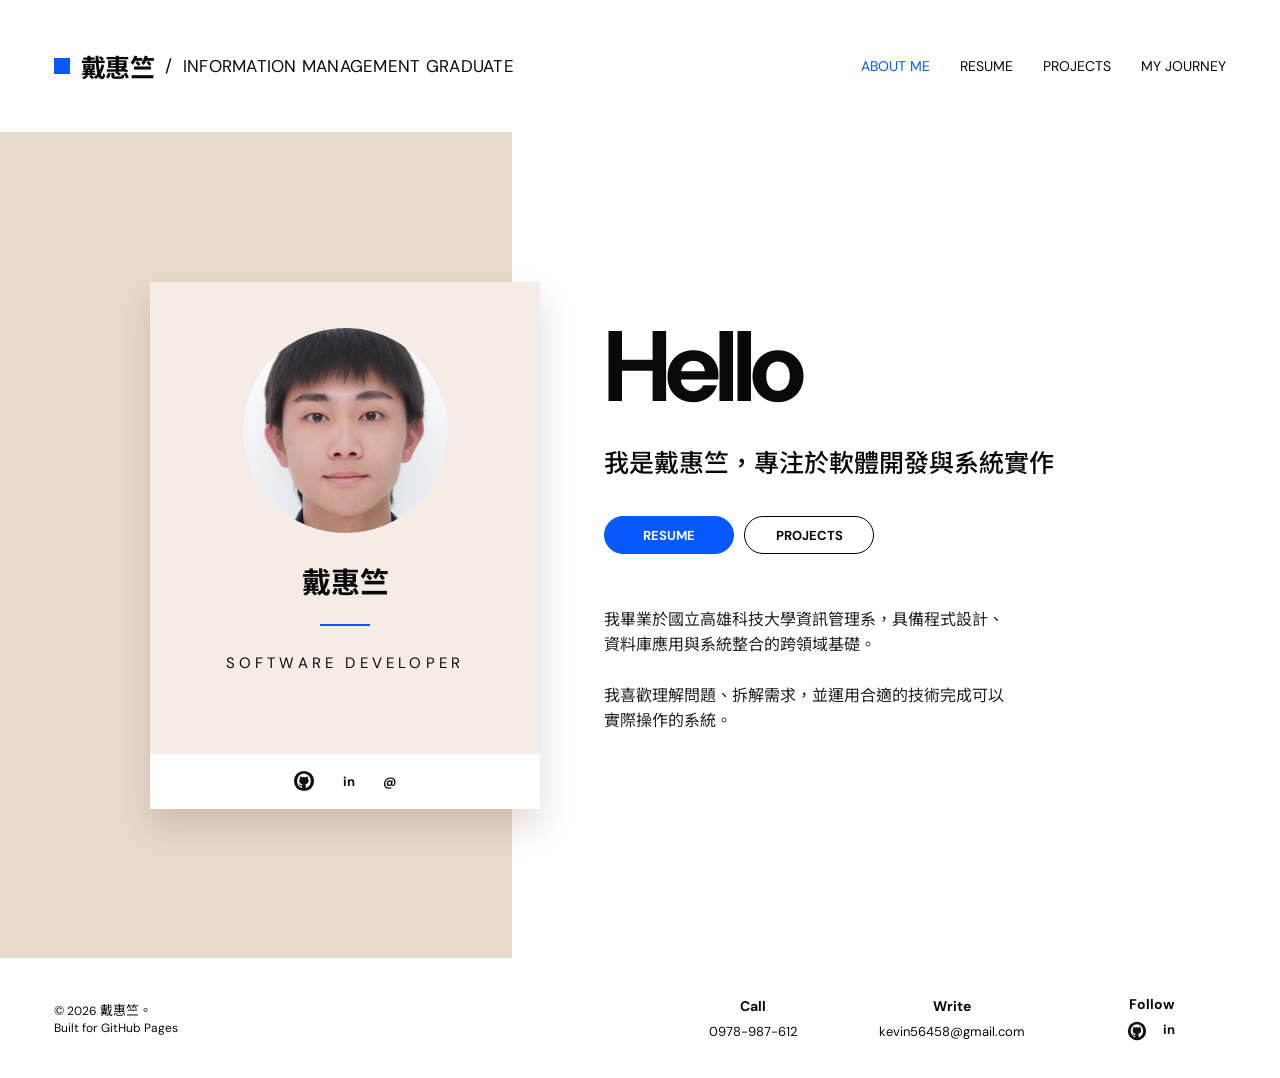
<file: index.html>
<!doctype html>
<html lang="zh-Hant">
<head>
  <meta charset="UTF-8" />
  <meta name="viewport" content="width=device-width, initial-scale=1" />
  <meta name="description" content="戴惠竺的個人網站：軟體工程、專案作品與學習歷程。" />
  <title>關於我｜戴惠竺</title>
  <link rel="preconnect" href="https://fonts.googleapis.com" />
  <link rel="preconnect" href="https://fonts.gstatic.com" crossorigin />
  <link href="https://fonts.googleapis.com/css2?family=DM+Sans:wght@400;500;600;700&family=Noto+Sans+TC:wght@400;500;600;700&display=swap" rel="stylesheet" />
  <link rel="stylesheet" href="styles.css" />
  <script src="script.js" defer></script>
</head>
<body data-page="about">
  <a class="skip-link" href="#main">跳到主要內容</a>
  <header class="site-header">
    <a class="identity" href="index.html"><span></span><strong>戴惠竺</strong><i>/</i><small>INFORMATION MANAGEMENT GRADUATE</small></a>
    <button class="menu-toggle" type="button" aria-expanded="false" aria-controls="main-nav"><span></span><span></span><span class="sr-only">開啟選單</span></button>
    <nav id="main-nav" class="main-nav" aria-label="主要導覽"><a href="index.html" data-nav="about">ABOUT ME</a><a href="resume.html" data-nav="resume">RESUME</a><a href="projects.html" data-nav="projects">PROJECTS</a><a href="journey.html" data-nav="journey">MY JOURNEY</a></nav>
  </header>

  <main id="main" class="home-main">
    <div class="home-color-block" aria-hidden="true"></div>
    <div class="home-layout page-width">
      <article class="profile-card reveal">
        <img src="assets/大頭20260226.jpg" alt="戴惠竺的個人圖像" />
        <h1>戴惠竺</h1>
        <span class="blue-rule" aria-hidden="true"></span>
        <p>SOFTWARE DEVELOPER</p>
        <div class="social-row" aria-label="社群連結"><a class="github-icon" href="https://github.com/Zhu0216" aria-label="GitHub"><img src="assets/github-icon.svg?v=20260814-2" alt="" /></a><a href="https://www.linkedin.com/" aria-label="LinkedIn">in</a><a href="mailto:kevin56458@gmail.com" aria-label="電子郵件">@</a></div>
      </article>
      <section class="hello-copy reveal" aria-labelledby="hello-title">
        <h2 id="hello-title">Hello</h2>
        <p class="hello-subtitle">我是戴惠竺，專注於軟體開發與系統實作</p>
        <div class="button-row"><a class="pill primary" href="resume.html">RESUME</a><a class="pill" href="projects.html">PROJECTS</a></div>
        <p>我畢業於國立高雄科技大學資訊管理系，具備程式設計、資料庫應用與系統整合的跨領域基礎。</p>
        <p>我喜歡理解問題、拆解需求，並運用合適的技術完成可以實際操作的系統。</p>
      </section>
    </div>
  </main>

  <footer class="site-footer"><div class="copyright">© <span data-year></span> 戴惠竺。<br /><span>Built for GitHub Pages</span></div><div class="footer-item"><strong>Call</strong><a href="tel:+886978987612">0978-987-612</a></div><div class="footer-item"><strong>Write</strong><a href="mailto:kevin56458@gmail.com">kevin56458@gmail.com</a></div><div class="footer-item"><strong>Follow</strong><div class="footer-social"><a class="github-icon" href="https://github.com/Zhu0216" aria-label="GitHub"><img src="assets/github-icon.svg?v=20260814-2" alt="" /></a><a href="https://www.linkedin.com/">in</a></div></div></footer>
</body>
</html>
</file>
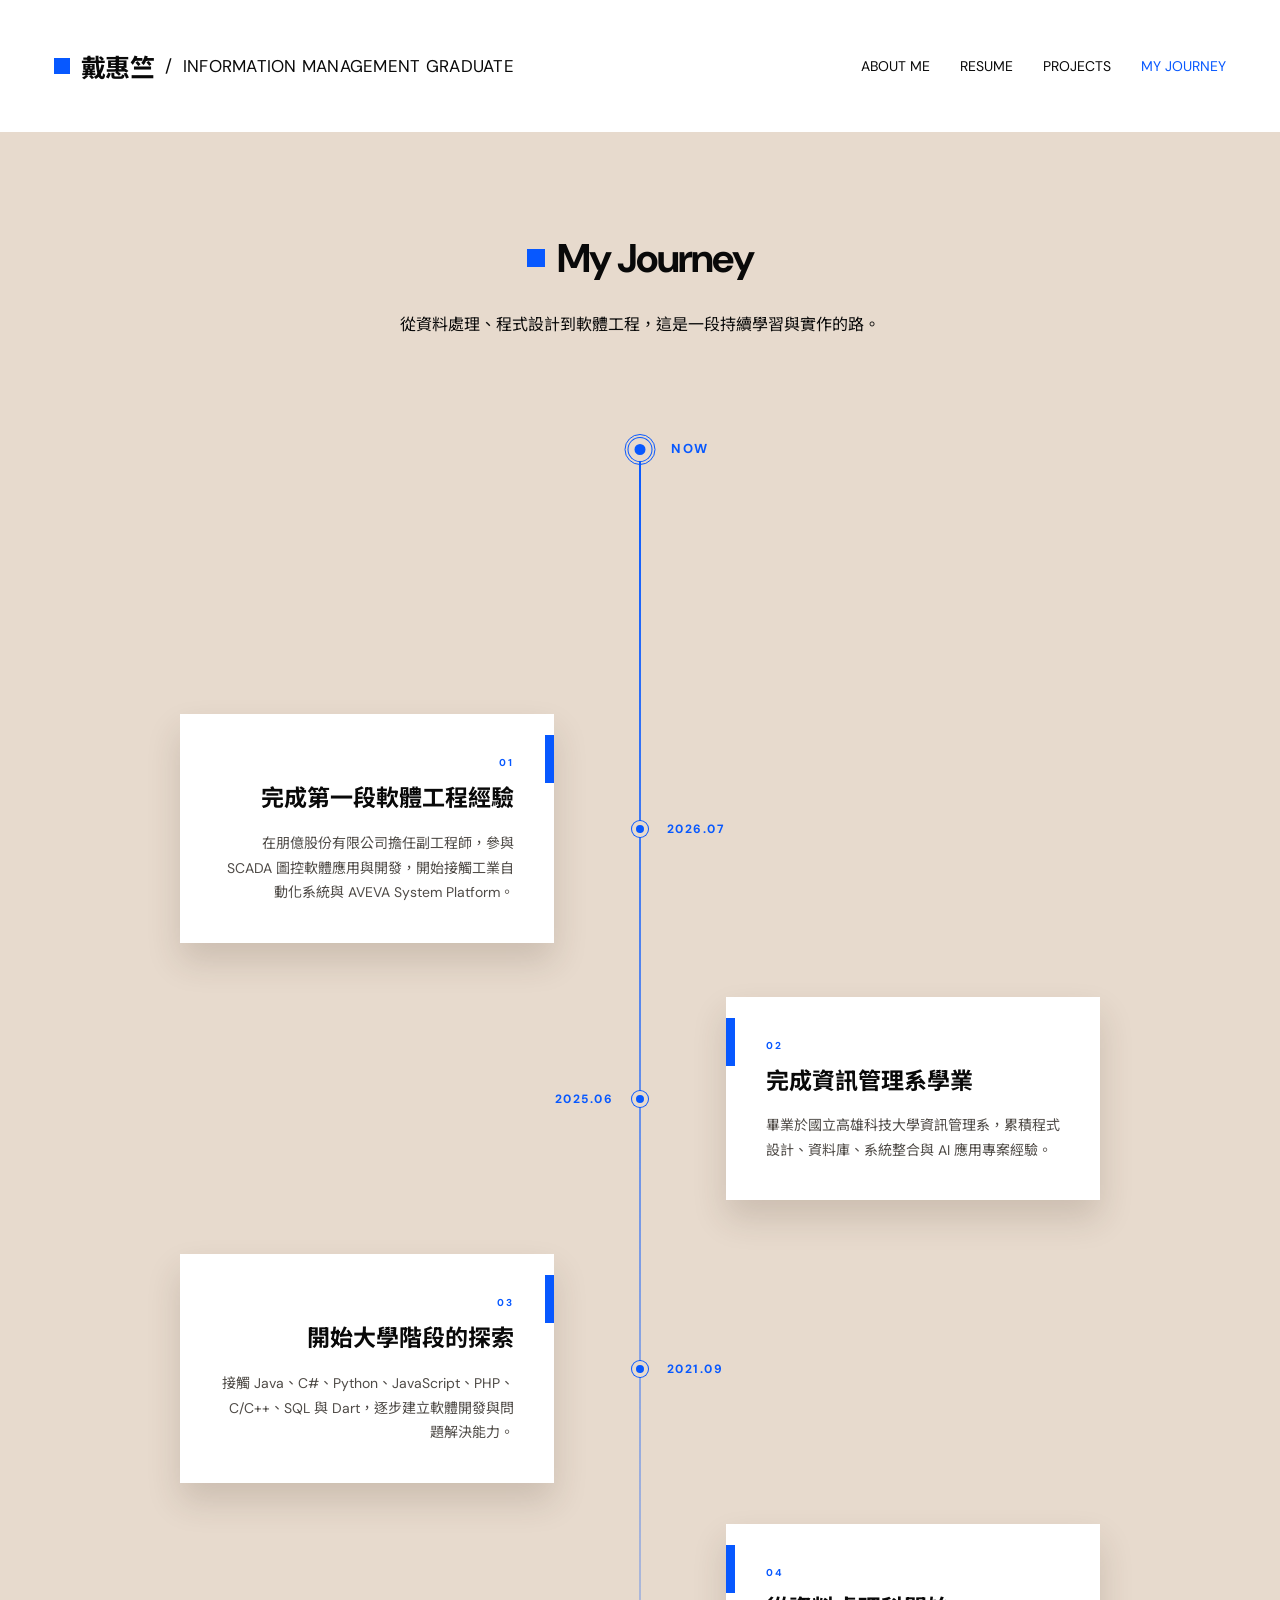
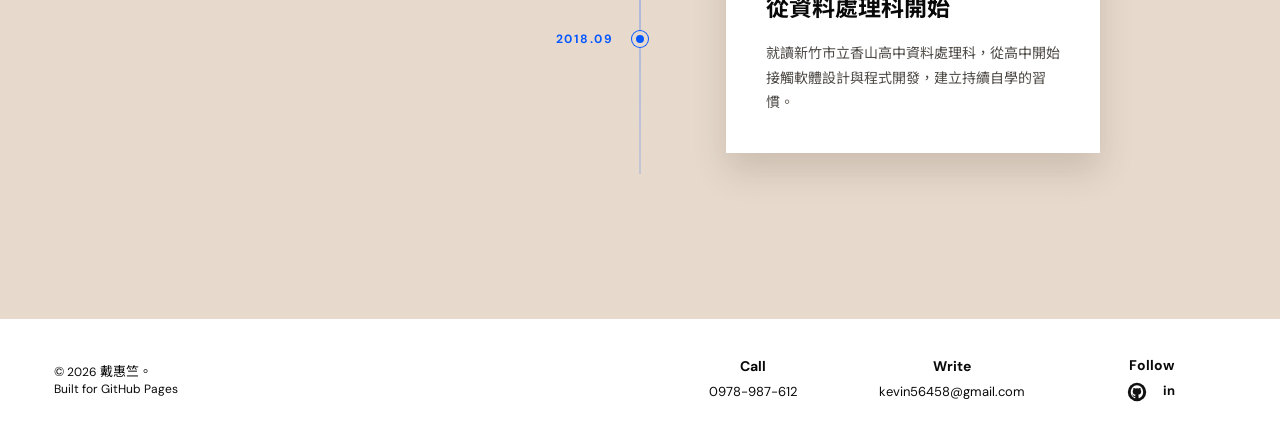
<file: journey.html>
<!doctype html>
<html lang="zh-Hant">
<head>
  <meta charset="UTF-8" /><meta name="viewport" content="width=device-width, initial-scale=1" /><meta name="description" content="戴惠竺的個人與學習旅程。" /><title>我的旅程｜戴惠竺</title>
  <link rel="preconnect" href="https://fonts.googleapis.com" /><link rel="preconnect" href="https://fonts.gstatic.com" crossorigin /><link href="https://fonts.googleapis.com/css2?family=DM+Sans:wght@400;500;600;700&family=Noto+Sans+TC:wght@400;500;600;700&display=swap" rel="stylesheet" /><link rel="stylesheet" href="styles.css?v=20260814-content" /><script src="script.js" defer></script>
</head>
<body data-page="journey">
  <a class="skip-link" href="#main">跳到主要內容</a>
  <header class="site-header"><a class="identity" href="index.html"><span></span><strong>戴惠竺</strong><i>/</i><small>INFORMATION MANAGEMENT GRADUATE</small></a><button class="menu-toggle" type="button" aria-expanded="false" aria-controls="main-nav"><span></span><span></span><span class="sr-only">開啟選單</span></button><nav id="main-nav" class="main-nav" aria-label="主要導覽"><a href="index.html" data-nav="about">ABOUT ME</a><a href="resume.html" data-nav="resume">RESUME</a><a href="projects.html" data-nav="projects">PROJECTS</a><a href="journey.html" data-nav="journey">MY JOURNEY</a></nav></header>
  <main id="main" class="inner-main journey-main"><div class="journey-width"><h1 class="page-title reveal"><span></span>My Journey</h1><p class="page-intro reveal">從資料處理、程式設計到軟體工程，這是一段持續學習與實作的路。</p>
    <ol class="journey-timeline" aria-label="戴惠竺的學習與職涯時間軸，由新到舊排列">
      <li class="journey-now reveal"><div class="journey-marker pulse-marker" aria-label="現在"></div><time>NOW</time><div class="now-space" aria-hidden="true"></div></li>
      <li class="journey-event reveal"><div class="journey-marker"></div><time datetime="2026-07">2026.07</time><article><span class="event-index">01</span><h2>完成第一段軟體工程經驗</h2><p>在朋億股份有限公司擔任副工程師，參與 SCADA 圖控軟體應用與開發，開始接觸工業自動化系統與 AVEVA System Platform。</p></article></li>
      <li class="journey-event reveal"><div class="journey-marker"></div><time datetime="2025-06">2025.06</time><article><span class="event-index">02</span><h2>完成資訊管理系學業</h2><p>畢業於國立高雄科技大學資訊管理系，累積程式設計、資料庫、系統整合與 AI 應用專案經驗。</p></article></li>
      <li class="journey-event reveal"><div class="journey-marker"></div><time datetime="2021-09">2021.09</time><article><span class="event-index">03</span><h2>開始大學階段的探索</h2><p>接觸 Java、C#、Python、JavaScript、PHP、C/C++、SQL 與 Dart，逐步建立軟體開發與問題解決能力。</p></article></li>
      <li class="journey-event reveal"><div class="journey-marker"></div><time datetime="2018-09">2018.09</time><article><span class="event-index">04</span><h2>從資料處理科開始</h2><p>就讀新竹市立香山高中資料處理科，從高中開始接觸軟體設計與程式開發，建立持續自學的習慣。</p></article></li>
    </ol>
  </div></main>
  <footer class="site-footer"><div class="copyright">© <span data-year></span> 戴惠竺。<br /><span>Built for GitHub Pages</span></div><div class="footer-item"><strong>Call</strong><a href="tel:+886978987612">0978-987-612</a></div><div class="footer-item"><strong>Write</strong><a href="mailto:kevin56458@gmail.com">kevin56458@gmail.com</a></div><div class="footer-item"><strong>Follow</strong><div class="footer-social"><a class="github-icon" href="https://github.com/Zhu0216" aria-label="GitHub"><img src="assets/github-icon.svg?v=20260814-2" alt="" /></a><a href="https://www.linkedin.com/">in</a></div></div></footer>
</body>
</html>
</file>
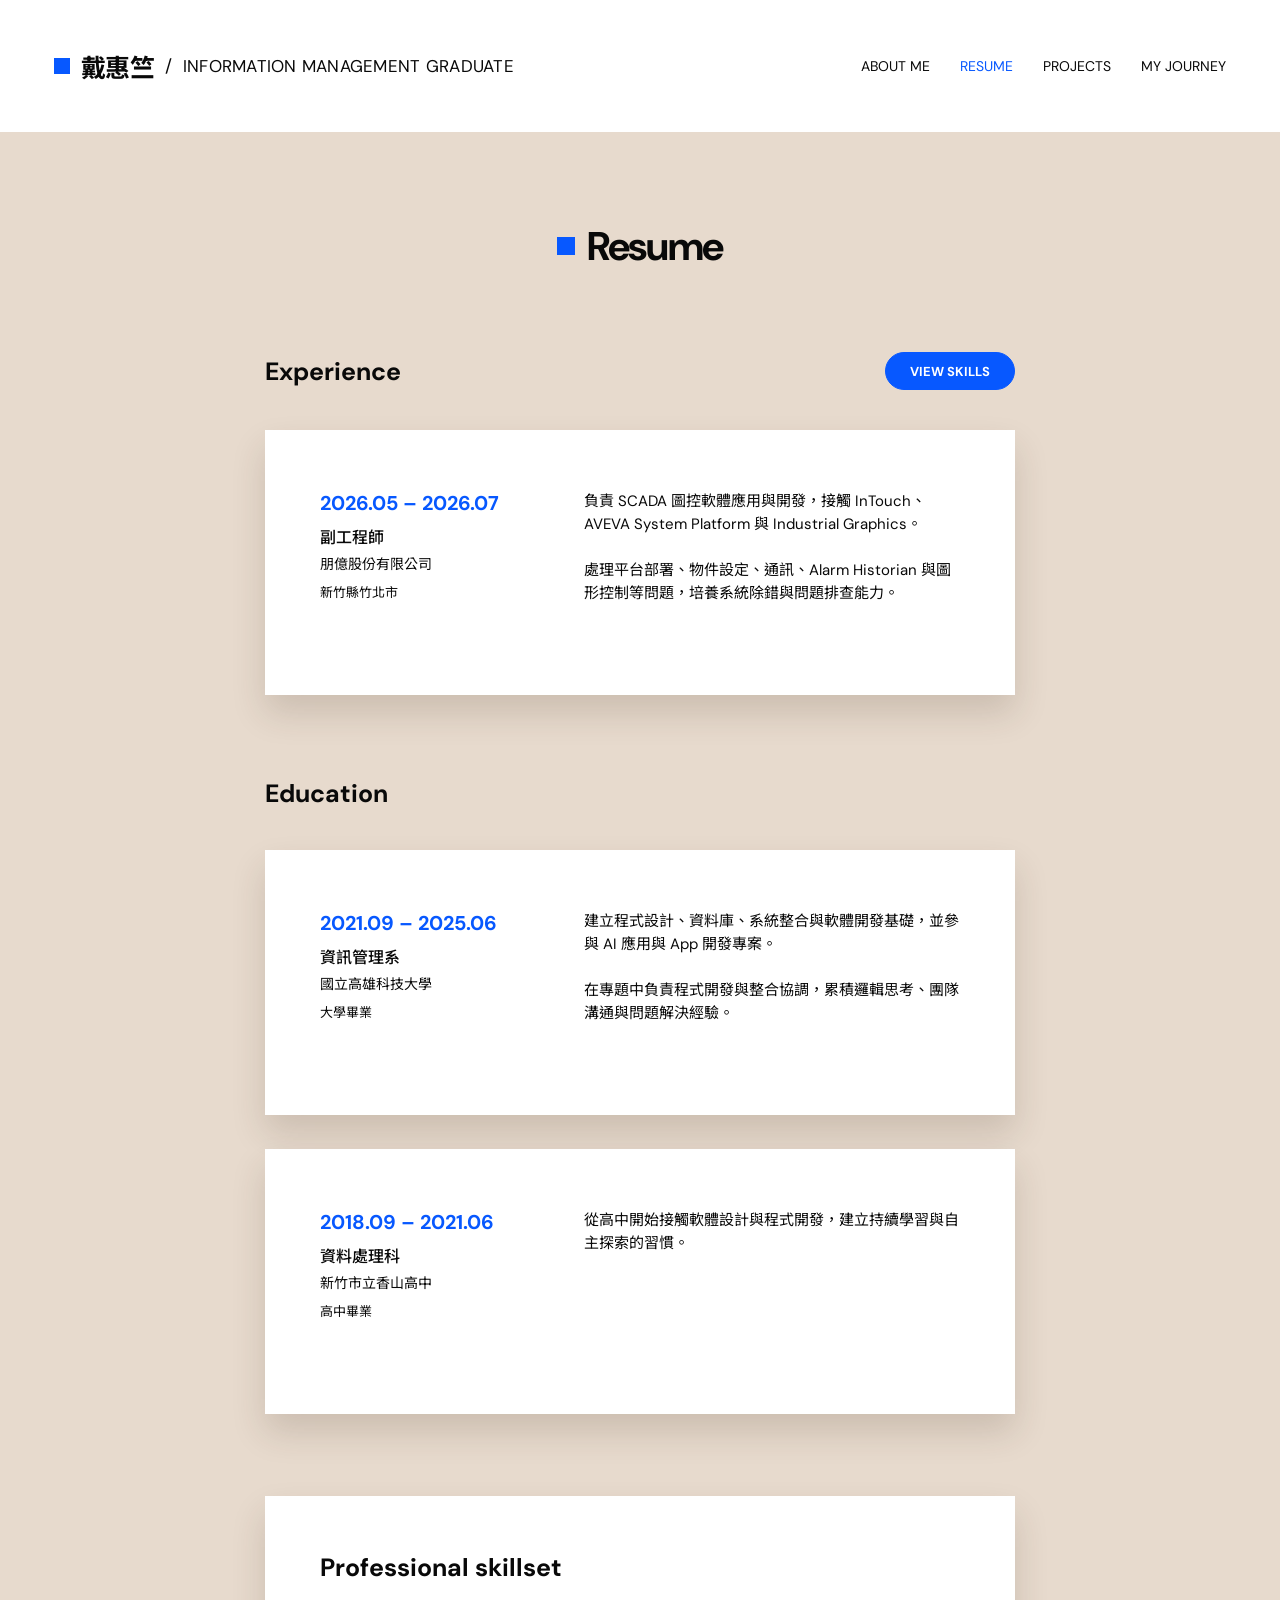
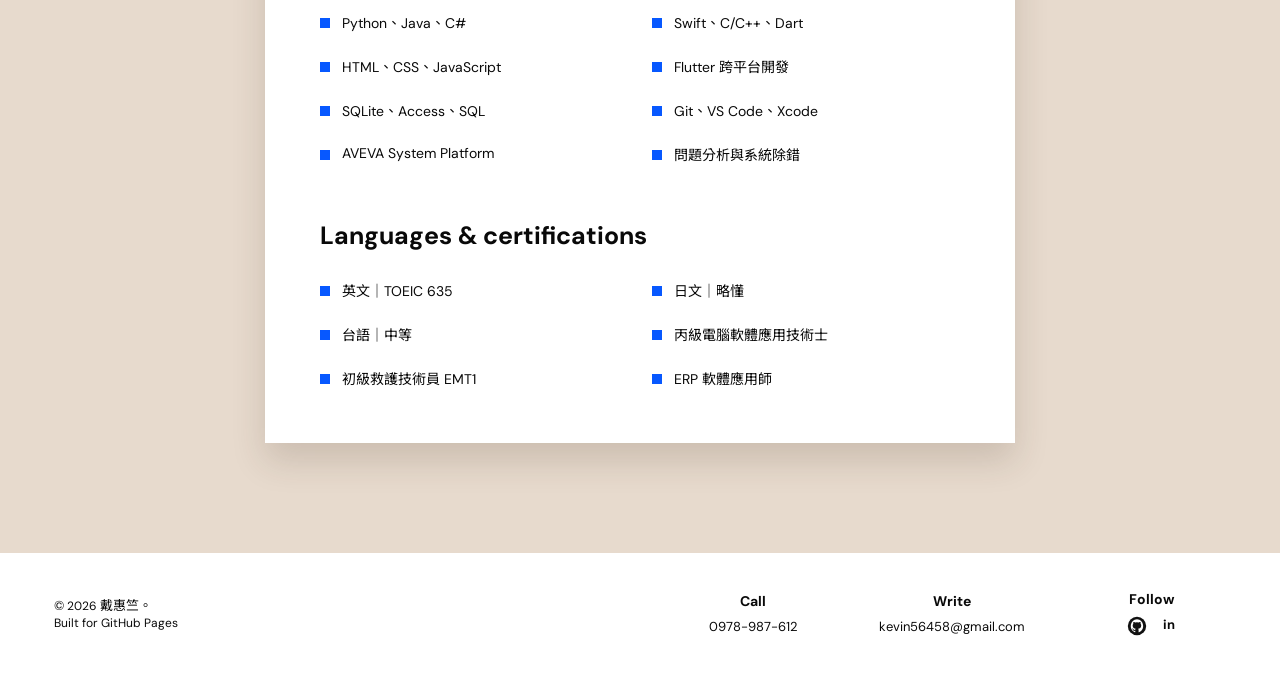
<file: resume.html>
<!doctype html>
<html lang="zh-Hant">
<head>
  <meta charset="UTF-8" /><meta name="viewport" content="width=device-width, initial-scale=1" />
  <meta name="description" content="戴惠竺的專業經歷、學歷、技能與證照。" /><title>履歷｜戴惠竺</title>
  <link rel="preconnect" href="https://fonts.googleapis.com" /><link rel="preconnect" href="https://fonts.gstatic.com" crossorigin />
  <link href="https://fonts.googleapis.com/css2?family=DM+Sans:wght@400;500;600;700&family=Noto+Sans+TC:wght@400;500;600;700&display=swap" rel="stylesheet" />
  <link rel="stylesheet" href="styles.css" /><script src="script.js" defer></script>
</head>
<body data-page="resume">
  <a class="skip-link" href="#main">跳到主要內容</a>
  <header class="site-header"><a class="identity" href="index.html"><span></span><strong>戴惠竺</strong><i>/</i><small>INFORMATION MANAGEMENT GRADUATE</small></a><button class="menu-toggle" type="button" aria-expanded="false" aria-controls="main-nav"><span></span><span></span><span class="sr-only">開啟選單</span></button><nav id="main-nav" class="main-nav" aria-label="主要導覽"><a href="index.html" data-nav="about">ABOUT ME</a><a href="resume.html" data-nav="resume">RESUME</a><a href="projects.html" data-nav="projects">PROJECTS</a><a href="journey.html" data-nav="journey">MY JOURNEY</a></nav></header>
  <main id="main" class="inner-main"><div class="inner-width">
    <h1 class="page-title reveal"><span></span>Resume</h1>
    <section class="resume-section reveal"><div class="section-top"><h2>Experience</h2><a class="pill primary" href="#skills">VIEW SKILLS</a></div>
      <article class="resume-card"><div class="resume-meta"><time>2026.05 – 2026.07</time><h3>副工程師</h3><p>朋億股份有限公司</p><small>新竹縣竹北市</small></div><div class="resume-copy"><p>負責 SCADA 圖控軟體應用與開發，接觸 InTouch、AVEVA System Platform 與 Industrial Graphics。</p><p>處理平台部署、物件設定、通訊、Alarm Historian 與圖形控制等問題，培養系統除錯與問題排查能力。</p></div></article>
    </section>
    <section class="resume-section reveal"><div class="section-top"><h2>Education</h2></div>
      <article class="resume-card"><div class="resume-meta"><time>2021.09 – 2025.06</time><h3>資訊管理系</h3><p>國立高雄科技大學</p><small>大學畢業</small></div><div class="resume-copy"><p>建立程式設計、資料庫、系統整合與軟體開發基礎，並參與 AI 應用與 App 開發專案。</p><p>在專題中負責程式開發與整合協調，累積邏輯思考、團隊溝通與問題解決經驗。</p></div></article>
      <article class="resume-card"><div class="resume-meta"><time>2018.09 – 2021.06</time><h3>資料處理科</h3><p>新竹市立香山高中</p><small>高中畢業</small></div><div class="resume-copy"><p>從高中開始接觸軟體設計與程式開發，建立持續學習與自主探索的習慣。</p></div></article>
    </section>
    <section id="skills" class="skills-card reveal"><div><h2>Professional skillset</h2><ul><li>Python、Java、C#</li><li>Swift、C/C++、Dart</li><li>HTML、CSS、JavaScript</li><li>Flutter 跨平台開發</li><li>SQLite、Access、SQL</li><li>Git、VS Code、Xcode</li><li>AVEVA System Platform</li><li>問題分析與系統除錯</li></ul></div><div><h2>Languages &amp; certifications</h2><ul><li>英文｜TOEIC 635</li><li>日文｜略懂</li><li>台語｜中等</li><li>丙級電腦軟體應用技術士</li><li>初級救護技術員 EMT1</li><li>ERP 軟體應用師</li></ul></div></section>
  </div></main>
  <footer class="site-footer"><div class="copyright">© <span data-year></span> 戴惠竺。<br /><span>Built for GitHub Pages</span></div><div class="footer-item"><strong>Call</strong><a href="tel:+886978987612">0978-987-612</a></div><div class="footer-item"><strong>Write</strong><a href="mailto:kevin56458@gmail.com">kevin56458@gmail.com</a></div><div class="footer-item"><strong>Follow</strong><div class="footer-social"><a class="github-icon" href="https://github.com/Zhu0216" aria-label="GitHub"><img src="assets/github-icon.svg?v=20260814-2" alt="" /></a><a href="https://www.linkedin.com/">in</a></div></div></footer>
</body>
</html>
</file>
<file: styles.css>
:root{--blue:#0758ff;--sand:#e7dacd;--card:#f4ece5;--ink:#090909;--muted:#4f4b47;--shadow:0 18px 32px rgba(61,44,29,.16)}
*{box-sizing:border-box}html{scroll-behavior:smooth}body{margin:0;background:#fff;color:var(--ink);font-family:"DM Sans","Noto Sans TC",Arial,sans-serif;font-size:16px}a{color:inherit;text-decoration:none}.sr-only{position:absolute;width:1px;height:1px;padding:0;margin:-1px;overflow:hidden;clip:rect(0,0,0,0);white-space:nowrap;border:0}.skip-link{position:fixed;z-index:99;top:8px;left:8px;padding:10px 14px;background:var(--ink);color:#fff;transform:translateY(-150%)}.skip-link:focus{transform:none}
.site-header{height:132px;padding:0 4.2vw;display:flex;align-items:center;justify-content:space-between;background:#fff;position:relative;z-index:10}.identity{display:flex;align-items:center;gap:11px;white-space:nowrap}.identity>span,.page-title>span{width:16px;height:16px;background:var(--blue);display:inline-block;flex:0 0 auto}.identity strong{font-size:25px;letter-spacing:-.025em}.identity i{font-style:normal;font-size:18px}.identity small{font-size:17px;font-weight:400;letter-spacing:.015em}.main-nav{display:flex;gap:30px;font-size:14px}.main-nav a{transition:color .2s}.main-nav a:hover,.main-nav a.active{color:var(--blue)}.menu-toggle{display:none;border:0;background:transparent;padding:8px}.menu-toggle>span:not(.sr-only){display:block;width:24px;height:2px;margin:6px;background:var(--ink)}
.page-width{width:min(980px,calc(100% - 48px));margin:auto}.home-main{position:relative;min-height:826px;display:flex;align-items:center;overflow:hidden}.home-color-block{position:absolute;left:0;top:0;bottom:0;width:40%;background:var(--sand)}.home-layout{position:relative;z-index:1;display:grid;grid-template-columns:390px 1fr;gap:64px;align-items:center}.profile-card{height:527px;background:var(--card);box-shadow:var(--shadow);display:flex;flex-direction:column;align-items:center;padding-top:46px;text-align:center}.profile-card>img{width:205px;height:205px;border-radius:50%;object-fit:cover}.profile-card h1{font-size:29px;line-height:1.15;margin:34px 0 24px;max-width:230px}.blue-rule{width:50px;height:2px;background:var(--blue)}.profile-card>p{margin:27px 0 auto;font-size:15px;letter-spacing:.28em}.social-row{height:55px;width:100%;background:#fff;display:flex;align-items:center;justify-content:center;gap:28px;font-weight:700;font-size:13px}.social-row a:hover{color:var(--blue)}.hello-copy{padding-bottom:10px}.hello-copy h2{font-size:100px;line-height:.95;letter-spacing:-.06em;margin:0 0 28px}.hello-subtitle{font-size:25px!important;font-weight:500;margin-bottom:36px!important}.button-row{display:flex;gap:10px;margin-bottom:54px}.pill{min-width:130px;height:38px;border:1px solid #000;border-radius:999px;display:inline-flex;align-items:center;justify-content:center;padding:0 22px;font:700 13px "DM Sans",sans-serif;background:#fff;transition:.2s}.pill.primary{background:var(--blue);border-color:var(--blue);color:#fff}.pill:hover{background:#000;border-color:#000;color:#fff;transform:translateY(-1px)}.hello-copy>p:not(.hello-subtitle){max-width:405px;color:#222;line-height:1.55;margin:0 0 26px;font-size:16px}
.site-footer{min-height:120px;padding:25px 4.2vw;display:grid;grid-template-columns:1fr 150px 200px 150px;align-items:center;gap:24px;background:#fff;font-size:13px}.copyright span{font-size:12px}.footer-item{text-align:center;display:flex;flex-direction:column;gap:8px}.footer-item strong{font-size:14px}.footer-social{display:flex;justify-content:center;gap:16px;font-weight:700}.footer-item a:hover{color:var(--blue)}
.inner-main{background:var(--sand);padding:88px 24px 110px;min-height:760px}.inner-width{width:min(750px,100%);margin:auto}.projects-width{width:min(820px,100%);margin:auto}.contact-width{width:min(700px,100%);margin:auto}.page-title{margin:0 auto 80px;display:flex;align-items:center;justify-content:center;gap:12px;font-size:40px;letter-spacing:-.035em}.page-title>span{width:18px;height:18px}.resume-section{margin-bottom:82px}.section-top{display:flex;align-items:center;justify-content:space-between;margin-bottom:40px}.section-top h2,.skills-card h2{font-size:25px;margin:0}.resume-card{background:#fff;box-shadow:var(--shadow);padding:60px 55px;margin-bottom:34px;display:grid;grid-template-columns:220px 1fr;gap:44px;min-height:265px}.resume-meta time{display:block;color:var(--blue);font-weight:700;font-size:20px;margin-bottom:8px}.resume-meta h3{font-size:16px;font-weight:500;margin:0 0 5px;text-transform:uppercase}.resume-meta p{margin:0 0 8px;font-size:14px}.resume-meta small{font-size:13px}.resume-copy{font-size:15px;line-height:1.55}.resume-copy p{margin:0 0 22px}.skills-card{background:#fff;box-shadow:var(--shadow);padding:55px;margin-top:10px}.skills-card>div+div{margin-top:55px}.skills-card ul{list-style:none;padding:0;margin:28px 0 0;display:grid;grid-template-columns:1fr 1fr;gap:24px}.skills-card li{font-size:14px;position:relative;padding-left:22px}.skills-card li::before{content:"";position:absolute;left:0;top:.45em;width:10px;height:10px;background:var(--blue)}
.projects-main{padding-top:105px}.projects-main .page-title{margin-bottom:48px}.page-intro{max-width:650px;margin:0 auto 70px;text-align:center;line-height:1.6}.project-row{min-height:360px;background:#fff;box-shadow:var(--shadow);margin-bottom:60px;display:grid;grid-template-columns:1.15fr .85fr}.project-copy{padding:58px 42px 42px;position:relative}.side-accent{position:absolute;left:0;top:58px;width:10px;height:48px;background:var(--blue)}.project-copy h2{color:var(--blue);font-size:23px;margin:0 0 4px}.project-copy strong{font-size:14px}.project-copy p{margin:48px 0 0;line-height:1.55}.project-art{position:relative;overflow:hidden;min-height:360px}.art-one{background:linear-gradient(140deg,#3c235d,#ff887b 60%,#efb29b);display:flex;align-items:center;justify-content:center}.art-one>span{position:relative;z-index:2;color:#fff;font-size:28px;font-weight:700;letter-spacing:.12em}.art-one i,.art-one b{position:absolute;width:170px;height:170px;border-radius:50%;background:#152a9a;filter:blur(.1px)}.art-one i{left:-65px;top:-65px}.art-one b{right:-70px;bottom:-55px}.art-two{background:#f6dfd1;display:flex;align-items:center;justify-content:center}.screen{width:77%;aspect-ratio:1.35;background:#fff;border:11px solid #202020;border-radius:5px;padding:18px;text-align:left;box-shadow:0 18px 0 -10px #aaa}.screen small{font-size:7px;letter-spacing:.2em}.screen em{display:block;margin-top:35px;font-style:normal;font-size:20px;font-weight:700;line-height:1.15}.screen>span{display:block;width:42px;height:8px;background:var(--blue);margin-top:14px}.art-three{background:linear-gradient(145deg,#eef3f5,#cdd9df);display:flex;align-items:center;justify-content:center}.phone{width:150px;height:290px;border:9px solid #111;border-radius:25px;background:#00a8dc;display:flex;align-items:center;justify-content:center;transform:rotate(-18deg);box-shadow:0 20px 30px rgba(0,0,0,.22)}.phone span{color:#fff;font-size:24px;font-weight:700;transform:rotate(18deg)}.art-three>i{position:absolute;width:200px;height:45px;background:rgba(255,255,255,.65);transform:rotate(-25deg);right:-30px;top:50px}
.project-link{color:inherit;transition:transform .2s,box-shadow .2s}.project-link:hover{transform:translateY(-5px);box-shadow:0 24px 40px rgba(61,44,29,.22)}.project-link .project-copy{display:flex;flex-direction:column;align-items:flex-start;justify-content:center}.project-link .project-copy h2 a,.project-link .project-repo a{color:var(--blue)}.project-link .project-copy h2 a:hover,.project-link .project-repo a:hover{text-decoration:underline}.project-repo{margin-top:30px;color:var(--blue);font-size:11px;font-weight:700;letter-spacing:.12em}.project-photo-wrap{height:360px;min-height:360px;background:#eee}.project-photo{width:100%;height:360px;max-height:360px;min-height:0;display:block;object-fit:cover;object-position:center}.art-note{background:linear-gradient(145deg,#f2c9bd,#e48f8a);display:flex;align-items:center;justify-content:center}.art-note>span{position:relative;z-index:2;color:#fff;font-size:34px;font-weight:700;letter-spacing:.12em}.art-note i,.art-note b{position:absolute;width:170px;height:170px;border-radius:50%;background:#1d329c}.art-note i{left:-65px;top:-65px}.art-note b{right:-70px;bottom:-55px}
.contact-main{padding-top:70px}.contact-main .page-title{margin-bottom:70px}.contact-card{background:#fff;box-shadow:var(--shadow);padding:70px 64px;min-height:610px}.contact-card label{display:flex;flex-direction:column;font-size:14px;font-weight:600;margin-bottom:27px}.field-pair{display:grid;grid-template-columns:1fr 1fr;gap:38px}.contact-card input,.contact-card textarea{border:0;border-bottom:1px solid #111;padding:10px 2px 7px;font:16px inherit;outline:0;background:transparent;resize:vertical}.contact-card input:focus,.contact-card textarea:focus{border-color:var(--blue);box-shadow:0 1px 0 var(--blue)}.contact-card button{border:0;cursor:pointer}.form-note{font-size:12px;color:var(--muted);margin:14px 0 0}
.journey-main{padding-top:100px;padding-bottom:145px}.journey-width{width:min(920px,100%);margin:auto}.journey-main .page-title{margin-bottom:28px}.journey-main .page-intro{margin-bottom:86px}.journey-timeline{position:relative;list-style:none;margin:0;padding:0}.journey-timeline::before{content:"";position:absolute;top:18px;bottom:0;left:50%;width:2px;background:linear-gradient(to bottom,var(--blue),rgba(7,88,255,.15));transform:translateX(-1px)}.journey-timeline li{position:relative;display:grid;grid-template-columns:1fr 86px 1fr;min-height:270px}.journey-marker{position:absolute;z-index:2;left:50%;top:18px;width:16px;height:16px;border:4px solid var(--sand);border-radius:50%;background:var(--blue);transform:translateX(-50%);box-shadow:0 0 0 1px var(--blue)}.journey-timeline time{position:absolute;top:13px;margin:0;color:var(--blue);font-size:12px;font-weight:700;letter-spacing:.12em;line-height:1;white-space:nowrap}.journey-event:nth-child(even) time{left:calc(50% + 27px)}.journey-event:nth-child(odd) time{right:calc(50% + 27px)}.journey-event article{grid-row:1;position:relative;background:#fff;box-shadow:var(--shadow);padding:36px 40px 38px;min-height:188px}.journey-event:nth-child(even) article{grid-column:1;margin-right:43px;text-align:right}.journey-event:nth-child(odd) article{grid-column:3;margin-left:43px}.journey-event article::before{content:"";position:absolute;top:21px;width:9px;height:48px;background:var(--blue)}.journey-event:nth-child(even) article::before{right:0}.journey-event:nth-child(odd) article::before{left:0}.event-index{color:var(--blue);font-size:10px;font-weight:700;letter-spacing:.18em}.journey-event h2{margin:13px 0 18px;font-size:23px;line-height:1.25}.journey-event p{margin:0;color:var(--muted);font-size:14px;line-height:1.75}.journey-now{min-height:200px}.journey-now time{left:calc(50% + 31px);top:18px;font-size:13px}.now-space{grid-column:3;min-height:110px}.pulse-marker{top:14px;width:23px;height:23px;border-width:6px;animation:marker-pulse 1.8s ease-out infinite}.pulse-marker::after{content:"";position:absolute;inset:-10px;border:1px solid var(--blue);border-radius:50%;animation:marker-ring 1.8s ease-out infinite}@keyframes marker-pulse{0%,100%{transform:translateX(-50%) scale(.86);box-shadow:0 0 0 0 rgba(7,88,255,.4)}50%{transform:translateX(-50%) scale(1);box-shadow:0 0 0 9px rgba(7,88,255,0)}}@keyframes marker-ring{0%{opacity:.8;transform:scale(.65)}100%{opacity:0;transform:scale(1.55)}}
.reveal{animation:fade-up .6s ease both}@keyframes fade-up{from{opacity:0;transform:translateY(14px)}to{opacity:1;transform:none}}
@media (prefers-reduced-motion:reduce){html{scroll-behavior:auto}.reveal,.pulse-marker,.pulse-marker::after{animation:none}}
@media (max-width:850px){.site-header{height:86px;padding:0 22px;position:sticky;top:0}.identity{gap:8px}.identity>span{width:10px;height:10px}.identity strong{font-size:19px}.identity i,.identity small{display:none}.menu-toggle{display:block;z-index:3}.main-nav{position:fixed;inset:0;background:#fff;display:none;flex-direction:column;align-items:center;justify-content:center;gap:28px;font-size:19px}.main-nav.open{display:flex}.home-main{min-height:auto;padding:72px 0 80px}.home-color-block{width:100%;height:420px;bottom:auto}.home-layout{grid-template-columns:1fr;gap:50px;width:min(100% - 34px,500px)}.profile-card{width:min(390px,100%);justify-self:center;order:2}.hello-copy{text-align:center;order:1}.hello-copy h2{font-size:78px}.hello-subtitle{font-size:21px!important}.button-row{justify-content:center;margin-bottom:35px}.hello-copy>p:not(.hello-subtitle){margin-left:auto;margin-right:auto}.site-footer{grid-template-columns:1fr 1fr;padding:35px 24px;gap:30px}.copyright{grid-column:1/-1;text-align:center}.inner-main{padding:65px 20px 80px}.page-title{font-size:35px;margin-bottom:55px}.resume-card{padding:38px 30px;grid-template-columns:1fr;gap:30px}.project-row{grid-template-columns:1fr}.project-art{min-height:330px}.project-copy{min-height:300px}.contact-card{padding:45px 30px}.field-pair{grid-template-columns:1fr;gap:0}.skills-card{padding:40px 30px}.journey-main{padding-top:65px;padding-bottom:100px}.journey-main .page-title{margin-bottom:25px}.journey-main .page-intro{margin-bottom:65px}.journey-timeline::before{left:15px}.journey-timeline li{display:block;min-height:0;padding:43px 0 65px 48px}.journey-marker{left:15px}.journey-timeline time,.journey-event:nth-child(even) time,.journey-event:nth-child(odd) time{left:48px;right:auto;top:4px}.journey-event article,.journey-event:nth-child(even) article,.journey-event:nth-child(odd) article{margin:0;text-align:left;padding:32px 28px 34px;min-height:0}.journey-event:nth-child(even) article::before,.journey-event:nth-child(odd) article::before{left:0;right:auto}.journey-now{height:160px;padding:0 0 0 48px!important}.journey-now time{left:48px;top:19px;line-height:1}.now-space{display:none}}
@media (max-width:520px){.profile-card{height:485px;padding-top:35px}.profile-card>img{width:175px;height:175px}.site-footer{grid-template-columns:1fr}.copyright{grid-column:auto}.footer-item{text-align:center}.section-top{align-items:flex-start;gap:20px}.section-top .pill{min-width:110px}.skills-card ul{grid-template-columns:1fr}.project-copy{padding:48px 30px}.contact-card{padding:38px 24px}.hello-copy h2{font-size:68px}}

.social-row .github-icon,.footer-social .github-icon{display:inline-flex;align-items:center;justify-content:center}
.social-row .github-icon img{width:22px;height:22px}
.footer-social .github-icon img{width:20px;height:20px}
.social-row .github-icon:hover,.footer-social .github-icon:hover{transform:translateY(-1px)}

/* Journey dates must stay horizontal and clear of the center line. */
.journey-timeline time{
  writing-mode:horizontal-tb!important;
  text-orientation:mixed!important;
  transform:none!important;
}

@media (min-width:851px){
  .journey-event{align-items:center}
  .journey-event .journey-marker{
    top:50%;
    transform:translate(-50%,-50%);
  }
  .journey-event time{
    top:50%;
    transform:translateY(-50%)!important;
  }
  .journey-event article{align-self:center}
}

/* Keep project screenshots fully visible inside the fixed frame. */
.project-photo{object-fit:contain!important;background:#eee}
.project-photo-wrap{display:flex;align-items:center;justify-content:center;overflow:hidden}
.project-photo{width:100%!important;height:auto!important;max-height:100%!important;object-fit:contain!important}
</file>
